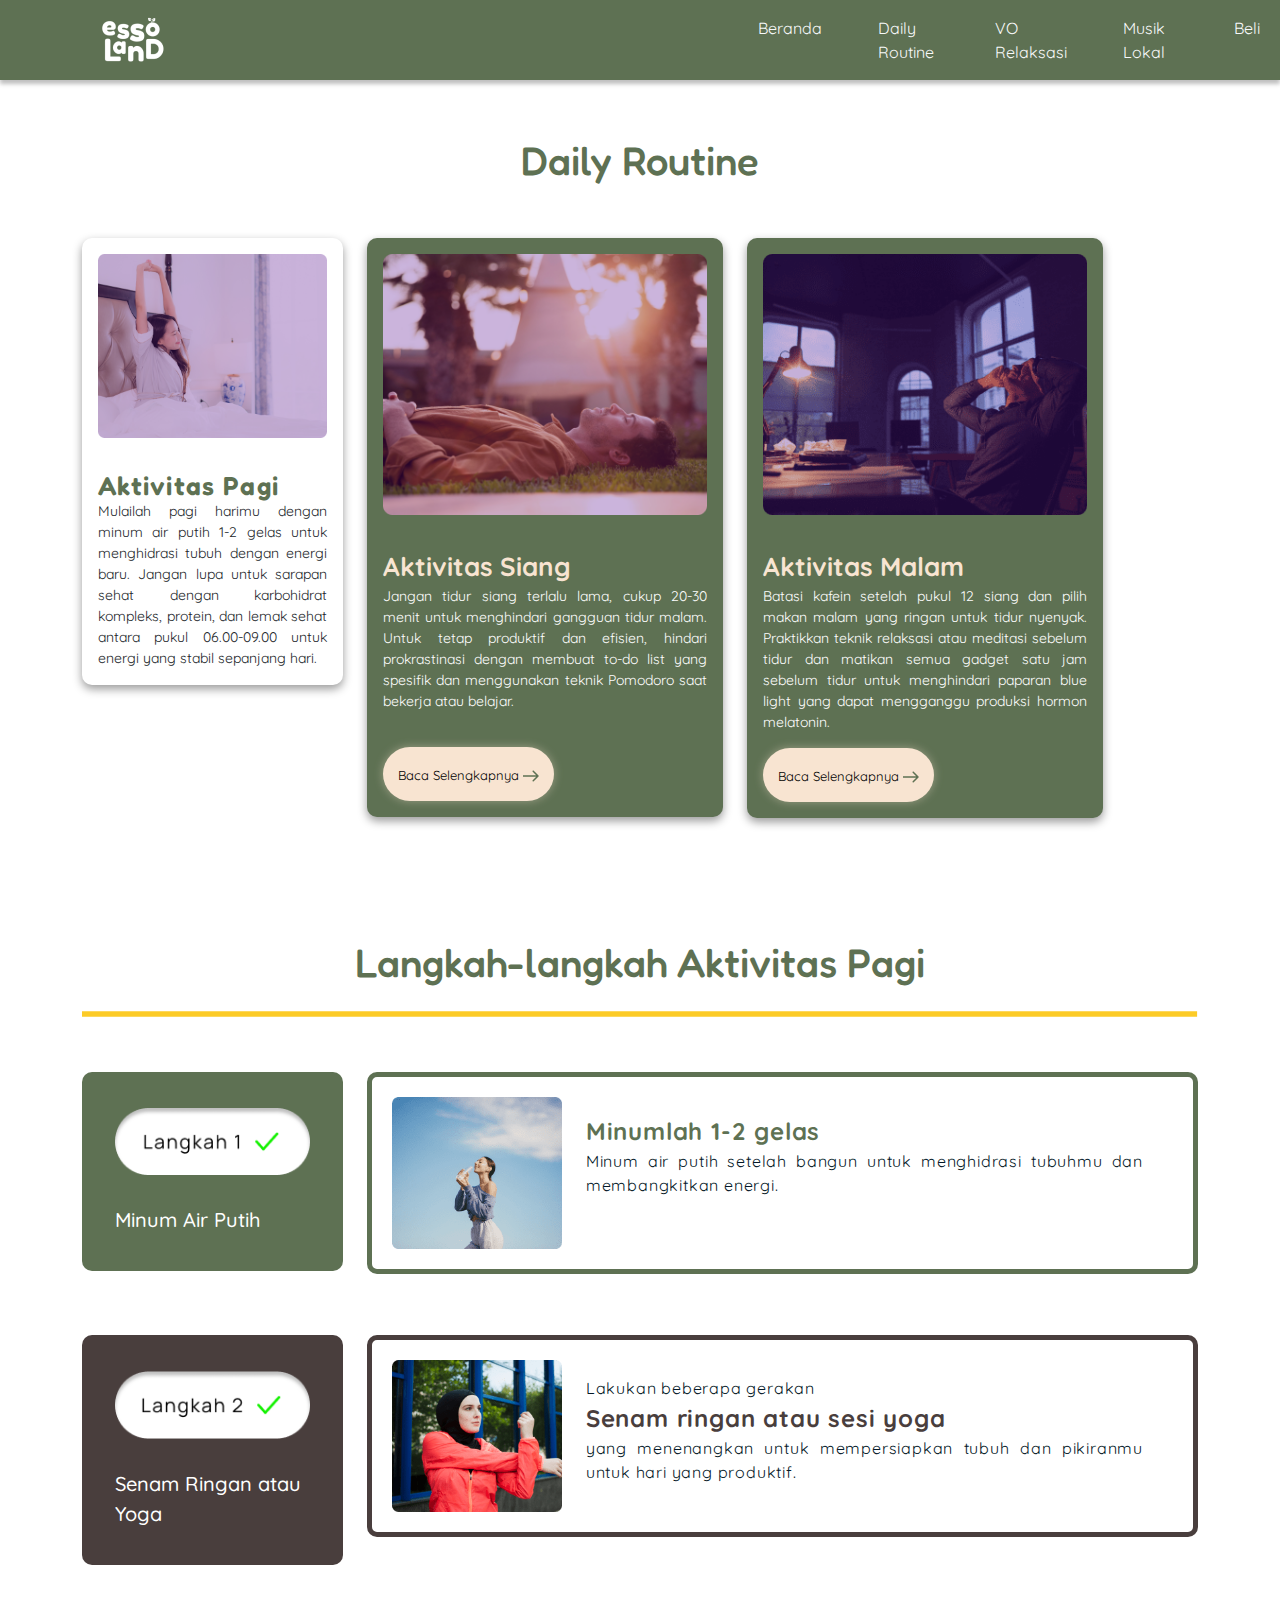
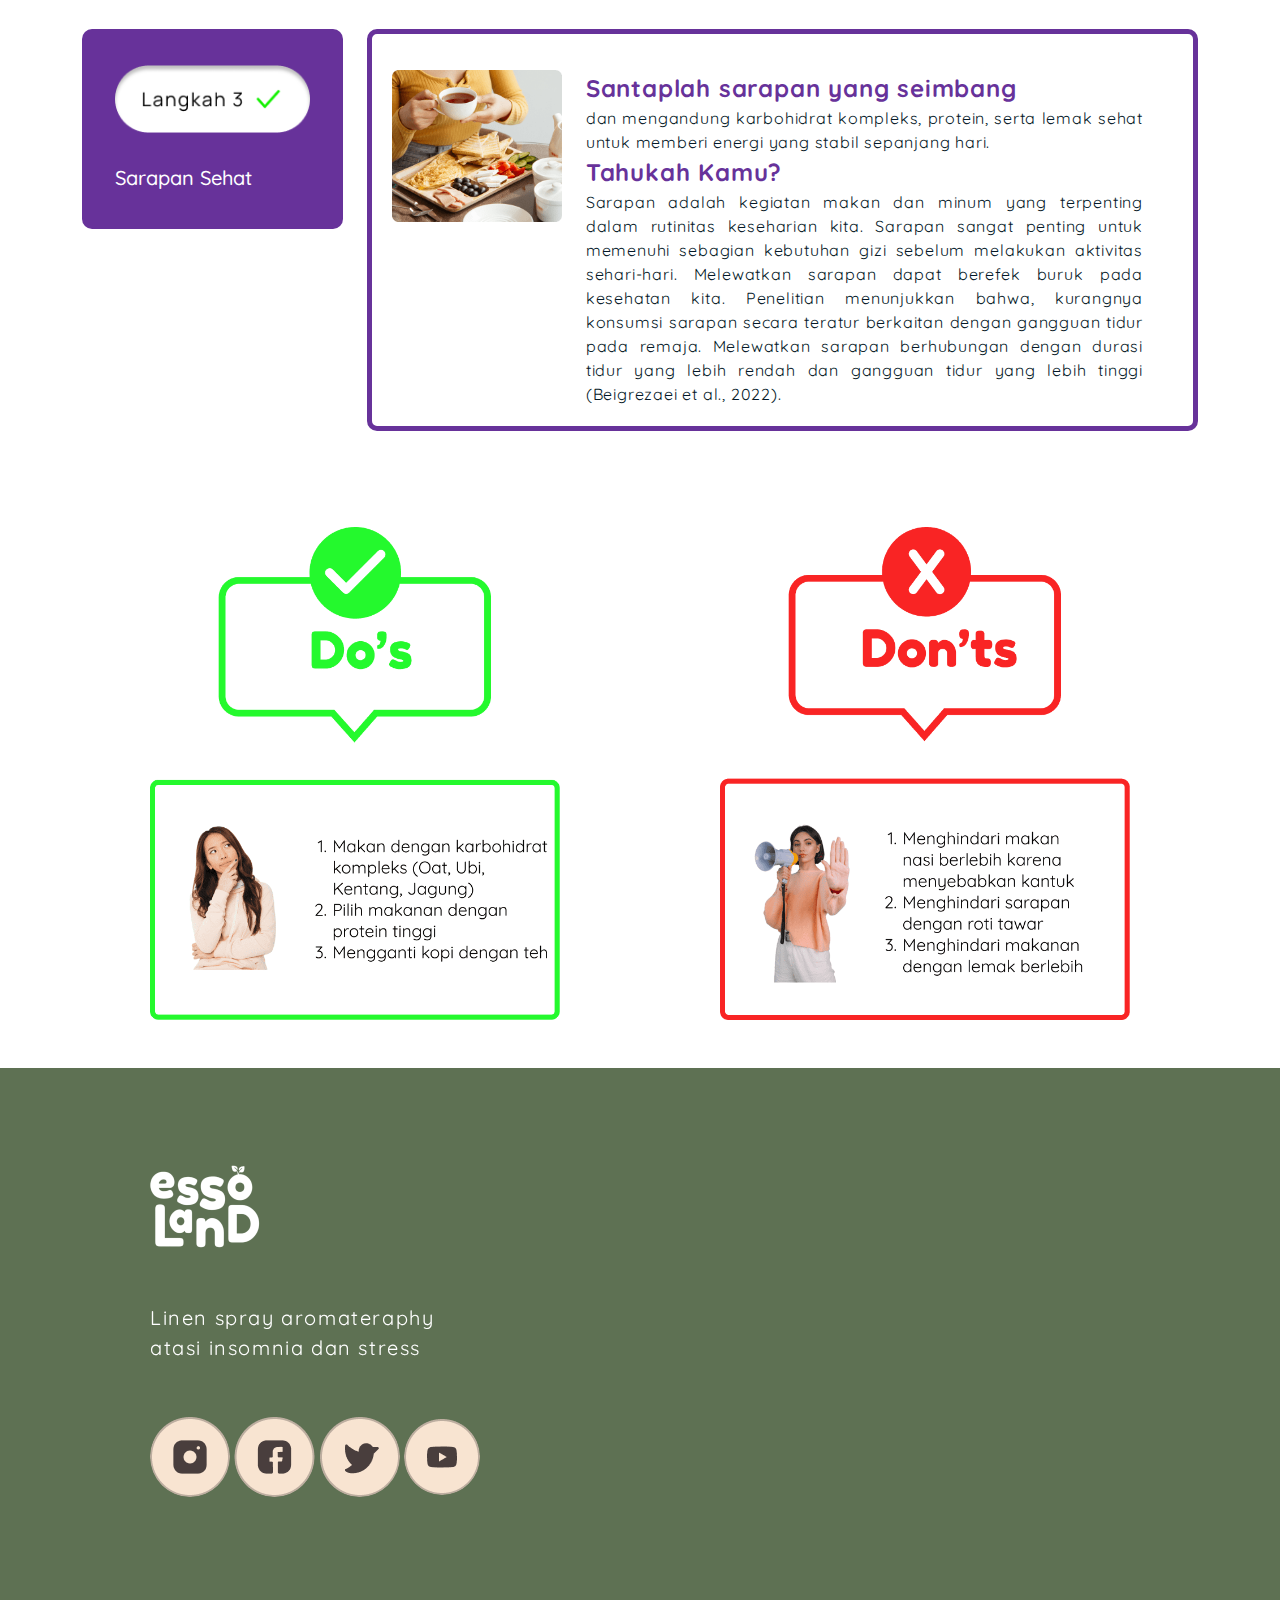
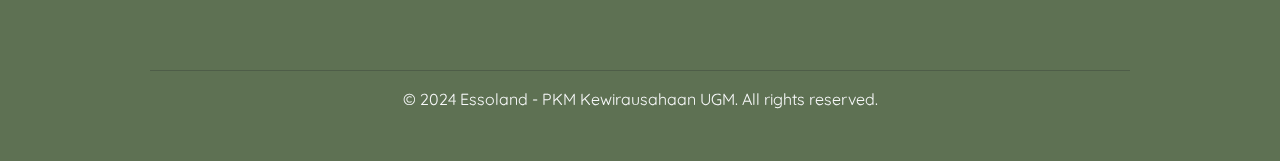
<file: daily_routine-pagi.html>
<!doctype html>
<html lang="en">

<head>
    <meta charset="utf-8">
    <meta name="viewport" content="width=device-width, initial-scale=1">
    <title>Daily Routine Pagi</title>
    <link href="https://cdn.jsdelivr.net/npm/bootstrap@5.3.3/dist/css/bootstrap.min.css" rel="stylesheet"
        integrity="sha384-QWTKZyjpPEjISv5WaRU9OFeRpok6YctnYmDr5pNlyT2bRjXh0JMhjY6hW+ALEwIH" crossorigin="anonymous">
    <link rel="stylesheet" href="assets/css/styles.css">

    <link rel="preconnect" href="https://fonts.googleapis.com">
    <link rel="preconnect" href="https://fonts.gstatic.com" crossorigin>
    <link
        href="https://fonts.googleapis.com/css2?family=Fredoka:wght@300..700&family=Quicksand:wght@300..700&display=swap"
        rel="stylesheet">
</head>

<body>
    <nav class="navbar navbar-expand-lg" style="background: var(--Primary-5E7153, #5E7153);
                    box-shadow: 0px 4px 4px 0px rgba(0, 0, 0, 0.25);">
        <div class="container-fluid">
            <a class="navbar-brand" href="index.html">
                <img src="assets/img/logo.png" alt="">
            </a>
            <button class="navbar-toggler" type="button" data-bs-toggle="collapse"
                data-bs-target="#navbarSupportedContent" aria-controls="navbarSupportedContent" aria-expanded="false"
                aria-label="Toggle navigation">
                <span class="navbar-toggler-icon"></span>
            </button>
            <div class="collapse navbar-collapse" id="navbarSupportedContent">
                <ul class="navbar-nav me-auto mb-2 mb-lg-0">
                    <li class="nav-item">
                        <a class="nav-link text-light active" aria-current="page" href="index.html">Beranda</a>
                    </li>
                    <li class="nav-item">
                        <a class="nav-link text-light" href="#">Daily Routine</a>
                    </li>
                    <li class="nav-item">
                        <a class="nav-link text-light" href="index.html">VO Relaksasi</a>
                    </li>
                    <li class="nav-item">
                        <a class="nav-link text-light" href="index.html">Musik Lokal</a>
                    </li>
                    <li class="nav-item">
                        <a class="nav-link text-light" href="index.html">Beli</a>
                    </li>
                </ul>
            </div>
        </div>
    </nav>
    <!-- header -->
    <section id="main" class="main">
        <div class="container">
            <div class="daily pb-5">
                <div class="title text-center pb-5" style="margin-top: 80px;">Daily Routine</div>
                <div class="row">
                    <div class="col-md-3 mb-3">
                        <div class="card" style="background: white;">
                            <img src="assets/img/daily/pagi.png" class="card-img-top p-3" alt="...">
                            <div class="card-body">
                                <div class="subtitle" style="color: var(--Primary-5E7153, #5E7153);">
                                    Aktivitas Pagi</div>
                                <div style="font-size: 14px;font-weight: 400;text-align: justify;">
                                    Mulailah pagi harimu dengan minum air putih 1-2 gelas untuk menghidrasi tubuh dengan
                                    energi baru. Jangan lupa untuk sarapan sehat dengan karbohidrat kompleks, protein,
                                    dan lemak sehat antara pukul 06.00-09.00 untuk energi yang stabil sepanjang hari.
                                </div>
                            </div>
                        </div>
                    </div>
                    <div class="col-md-4 mb-3">
                        <div class="card">
                            <img src="assets/img/daily/siang.png" class="card-img-top p-3" alt="...">
                            <div class="card-body">
                                <div style="color: var(--Secondary-F8E4D1, #F8E4D1);font-size: 26px;font-weight: 700;">
                                    Aktivitas Siang</div>
                                <div
                                    style="font-size: 14px;font-weight: 400;text-align: justify; color: white; margin-bottom: 35px;">
                                    Jangan tidur siang terlalu lama, cukup 20-30 menit untuk menghindari gangguan tidur
                                    malam. Untuk tetap produktif dan efisien, hindari prokrastinasi dengan membuat to-do
                                    list yang spesifik dan menggunakan teknik Pomodoro saat bekerja atau belajar.
                                </div>
                                <a href="daily_routine-siang.html" class="text-decoration-none">
                                    <button class="button" style="background: var(--Secondary-F8E4D1, #F8E4D1);
                                                box-shadow: 0px 0px 10px 0px rgba(248, 228, 209, 0.40);">
                                        <span style="font-size: 13px;">Baca Selengkapnya</span>
                                        <svg xmlns="http://www.w3.org/2000/svg" width="16" height="16"
                                            viewBox="0 0 16 16" fill="none">
                                            <path
                                                d="M15.5303 8.53051C15.8232 8.23762 15.8232 7.76275 15.5303 7.46985L10.7574 2.69682C10.4645 2.40393 9.98965 2.40392 9.69676 2.69681C9.40386 2.9897 9.40386 3.46457 9.69675 3.75747L13.9393 8.00016L9.69665 12.2428C9.40375 12.5356 9.40375 13.0105 9.69664 13.3034C9.98953 13.5963 10.4644 13.5963 10.7573 13.3034L15.5303 8.53051ZM-8.63167e-06 8.75L15 8.75017L15 7.25017L8.63167e-06 7.25L-8.63167e-06 8.75Z"
                                                fill="#5E7153" />
                                        </svg>
                                    </button>
                                </a>
                            </div>
                        </div>
                    </div>

                    <div class="col-md-4 mb-3">
                        <div class="card">
                            <img src="assets/img/daily/malam.png" class="card-img-top p-3" alt="...">
                            <div class="card-body">
                                <div style="color: var(--Secondary-F8E4D1, #F8E4D1);font-size: 26px;font-weight: 700;">
                                    Aktivitas Malam</div>
                                <div
                                    style="font-size: 14px;font-weight: 400;text-align: justify; color: white; margin-bottom: 15px;">
                                    Batasi kafein setelah pukul 12 siang dan pilih makan malam yang ringan untuk tidur
                                    nyenyak. Praktikkan teknik relaksasi atau meditasi sebelum tidur dan matikan semua
                                    gadget satu jam sebelum tidur untuk menghindari paparan blue light yang dapat
                                    mengganggu produksi hormon melatonin.
                                </div>
                                <a href="daily_routine-malam.html" class="text-decoration-none">
                                    <button class="button" style="background: var(--Secondary-F8E4D1, #F8E4D1);
                                                box-shadow: 0px 0px 10px 0px rgba(248, 228, 209, 0.40);">
                                        <span style="font-size: 13px;">Baca Selengkapnya</span>
                                        <svg xmlns="http://www.w3.org/2000/svg" width="16" height="16"
                                            viewBox="0 0 16 16" fill="none">
                                            <path
                                                d="M15.5303 8.53051C15.8232 8.23762 15.8232 7.76275 15.5303 7.46985L10.7574 2.69682C10.4645 2.40393 9.98965 2.40392 9.69676 2.69681C9.40386 2.9897 9.40386 3.46457 9.69675 3.75747L13.9393 8.00016L9.69665 12.2428C9.40375 12.5356 9.40375 13.0105 9.69664 13.3034C9.98953 13.5963 10.4644 13.5963 10.7573 13.3034L15.5303 8.53051ZM-8.63167e-06 8.75L15 8.75017L15 7.25017L8.63167e-06 7.25L-8.63167e-06 8.75Z"
                                                fill="#5E7153" />
                                        </svg>
                                    </button>
                                </a>
                            </div>
                        </div>
                    </div>
                </div>
            </div>

            <div class="langkah">
                <div class="title text-center pb-2">Langkah-langkah Aktivitas Pagi</div>
                <svg xmlns="http://www.w3.org/2000/svg" width="100%" height="8" viewBox="0 0 1219 6" fill="none">
                    <path d="M0 3H1218.02" stroke="#FCCB27" stroke-width="6" />
                </svg>
                <div class="row mt-5 pb-5">
                    <div class="col-md-3 mb-3">
                        <div class="kotak-kiri" style="background: var(--Primary-5E7153, #5E7153);">
                            <img src="assets/img/daily/langkah1.png" alt="" class="img-fluid">
                            <div style="color: var(--White, #FFF);font-size: 20px;font-weight: 500; margin-top: 30px;">
                                Minum Air Putih</div>
                        </div>
                    </div>
                    <div class="col-md-9">
                        <div class="kotak-kanan langkah-1" style="border: 5px solid var(--Primary-5E7153, #5E7153)">
                            <div class="row">
                                <div class="col-md-3">
                                    <img src="assets/img/daily/minum.png" alt="" class="img-langkah img-fluid">
                                </div>
                                <div class="col-md-9 mt-3">
                                    <div style="color: var(--Monochrome-Primary, #041827);
                                    font-size: 16px;
                                    font-weight: 400;
                                    letter-spacing: 0.8px;  text-align: justify;">
                                        <span style="color: var(--Primary-5E7153, #5E7153);
                                    font-size: 24px;
                                    font-weight: 700; ">Minumlah 1-2 gelas  </span><br>
                                        Minum air putih setelah bangun untuk menghidrasi tubuhmu dan membangkitkan
                                        energi.
                                    </div>
                                </div>
                            </div>
                        </div>
                    </div>
                </div>

                <div class="row pb-5">
                    <div class="col-md-3 mb-3">
                        <div class="kotak-kiri" style="background: var(--Primary-493E3D, #493E3D);">
                            <img src="assets/img/daily/langkah2.png" alt="" class="img-fluid">
                            <div style="color: var(--White, #FFF);font-size: 20px;font-weight: 500; margin-top: 30px;">
                                Senam Ringan atau Yoga</div>
                        </div>
                    </div>
                    <div class="col-md-9">
                        <div class="kotak-kanan langkah-2" style="border: 5px solid var(--Primary-493E3D, #493E3D);">
                            <div class="row">
                                <div class="col-md-3">
                                    <img src="assets/img/daily/senam.png" alt="" class="img-langkah img-fluid">
                                </div>
                                <div class="col-md-9 mt-3">
                                    <div style="color: var(--Monochrome-Primary, #041827);
                                    font-size: 16px;
                                    font-weight: 400;
                                    letter-spacing: 0.8px; text-align: justify;">Lakukan beberapa gerakan <br>
                                        <span style="color: var(--Primary-493E3D, #493E3D);
                                    font-size: 24px;
                                    font-weight: 700;">Senam ringan atau sesi yoga </span><br>
                                        yang menenangkan untuk mempersiapkan tubuh dan pikiranmu untuk hari yang
                                        produktif.
                                    </div>
                                </div>
                            </div>
                        </div>
                    </div>
                </div>

                <div class="row pb-5">
                    <div class="col-md-3 mb-3">
                        <div class="kotak-kiri" style="background: var(--Primary-67329A, #67329A);">
                            <img src="assets/img/daily/langkah3.png" alt="" class="img-fluid">
                            <div style="color: var(--White, #FFF);font-size: 20px;font-weight: 500; margin-top: 30px;">
                                Sarapan Sehat</div>
                        </div>
                    </div>
                    <div class="col-md-9">
                        <div class="kotak-kanan langkah-3" style="border: 5px solid var(--Primary-67329A, #67329A);">
                            <div class="row">
                                <div class="col-md-3 mt-3">
                                    <img src="assets/img/daily/sarapan.png" alt="" class="img-langkah img-fluid">
                                </div>
                                <div class="col-md-9 mt-3">
                                    <div style="color: var(--Monochrome-Primary, #041827);
                                    font-size: 16px;
                                    font-weight: 400;
                                    letter-spacing: 0.8px;  text-align: justify;">
                                        <span style="color: var(--Primary-67329A, #67329A);
                                    font-size: 24px;
                                    font-weight: 700;">Santaplah sarapan yang seimbang </span><br>
                                        dan mengandung karbohidrat kompleks, protein, serta lemak sehat untuk memberi
                                        energi yang stabil sepanjang hari.
                                        <br>
                                        <span style="color: var(--Primary-67329A, #67329A);
                                    font-size: 24px;
                                    font-weight: 700;">Tahukah Kamu?</span><br>
                                        Sarapan adalah kegiatan makan dan minum yang terpenting dalam rutinitas
                                        keseharian kita. Sarapan sangat penting untuk memenuhi sebagian kebutuhan gizi
                                        sebelum melakukan aktivitas sehari-hari. Melewatkan sarapan dapat berefek buruk
                                        pada kesehatan kita. Penelitian menunjukkan bahwa, kurangnya konsumsi sarapan
                                        secara teratur berkaitan dengan gangguan tidur pada remaja. Melewatkan sarapan
                                        berhubungan dengan durasi tidur yang lebih rendah dan gangguan tidur yang lebih
                                        tinggi (Beigrezaei et al., 2022).
                                    </div>
                                </div>
                            </div>
                        </div>
                    </div>
                </div>
            </div>
            <div class="do pb-5">
                <div class="row">
                    <div class="col-md-6 d-flex justify-content-center mt-5">
                        <img src="assets/img/daily/do-pagi.png" alt="" class="img-daily">
                    </div>
                    <div class="col-md-6 d-flex justify-content-center mt-5">
                        <img src="assets/img/daily/dont-pagi.png" alt="" class="img-daily">
                    </div>
                </div>
            </div>
        </div>
    </section>

    <footer>
        <div class="row">
            <div class="col-md-6 scroll4"><img src="assets/img/logo-footer.png" alt="logo Essoland">
                <div class="footer-deskripsi ">Linen spray aromateraphy <br> atasi insomnia dan stress</div>
                <div>
                    <a href="https://www.instagram.com/pkmkugm_essoland/" style="text-decoration: none;">
                        <img src="assets/img/sosmed/ig.png" alt="icon instagram" class="social-icons">
                    </a>
                    <a href="https://www.facebook.com/people/Essoland/61559203672269/" style="text-decoration: none;">
                        <img src="assets/img/sosmed/fb.png" alt="icon facebook" class="social-icons">
                    </a>
                    <a href="https://x.com/essoland" style="text-decoration: none;">
                        <img src="assets/img/sosmed/twitter.png" alt="icon twitter" class="social-icons">
                    </a>
                    <a href="www.youtube.com/@pkmkugm_essoland" style="text-decoration: none;">
                        <img src="assets/img/sosmed/yt.png" alt="icon youtube" class="social-icons">
                    </a>
                </div>
            </div>
            <div class="col-md-6 scroll3">
                <iframe
                    src="https://www.google.com/maps/embed?pb=!1m18!1m12!1m3!1d3953.1722085714887!2d110.37282907583202!3d-7.771556257077487!2m3!1f0!2f0!3f0!3m2!1i1024!2i768!4f13.1!3m3!1m2!1s0x2e7a59b2d4729729%3A0xac4d7b5fcf34f8e4!2sUniversitas%20Gadjah%20Mada!5e0!3m2!1sid!2sid!4v1720271519101!5m2!1sid!2sid"
                    style="border:0;" allowfullscreen="" loading="lazy" class="maps"
                    referrerpolicy="no-referrer-when-downgrade">
                </iframe>
            </div>
        </div>
        <hr>
        <div class="text-center scroll2 text-light">
            © 2024 Essoland - PKM Kewirausahaan UGM. All rights reserved.
        </div>
    </footer>

    <script src="https://cdn.jsdelivr.net/npm/bootstrap@5.3.3/dist/js/bootstrap.bundle.min.js"
        integrity="sha384-YvpcrYf0tY3lHB60NNkmXc5s9fDVZLESaAA55NDzOxhy9GkcIdslK1eN7N6jIeHz" crossorigin="anonymous">
    </script>
</body>

</html>
</file>
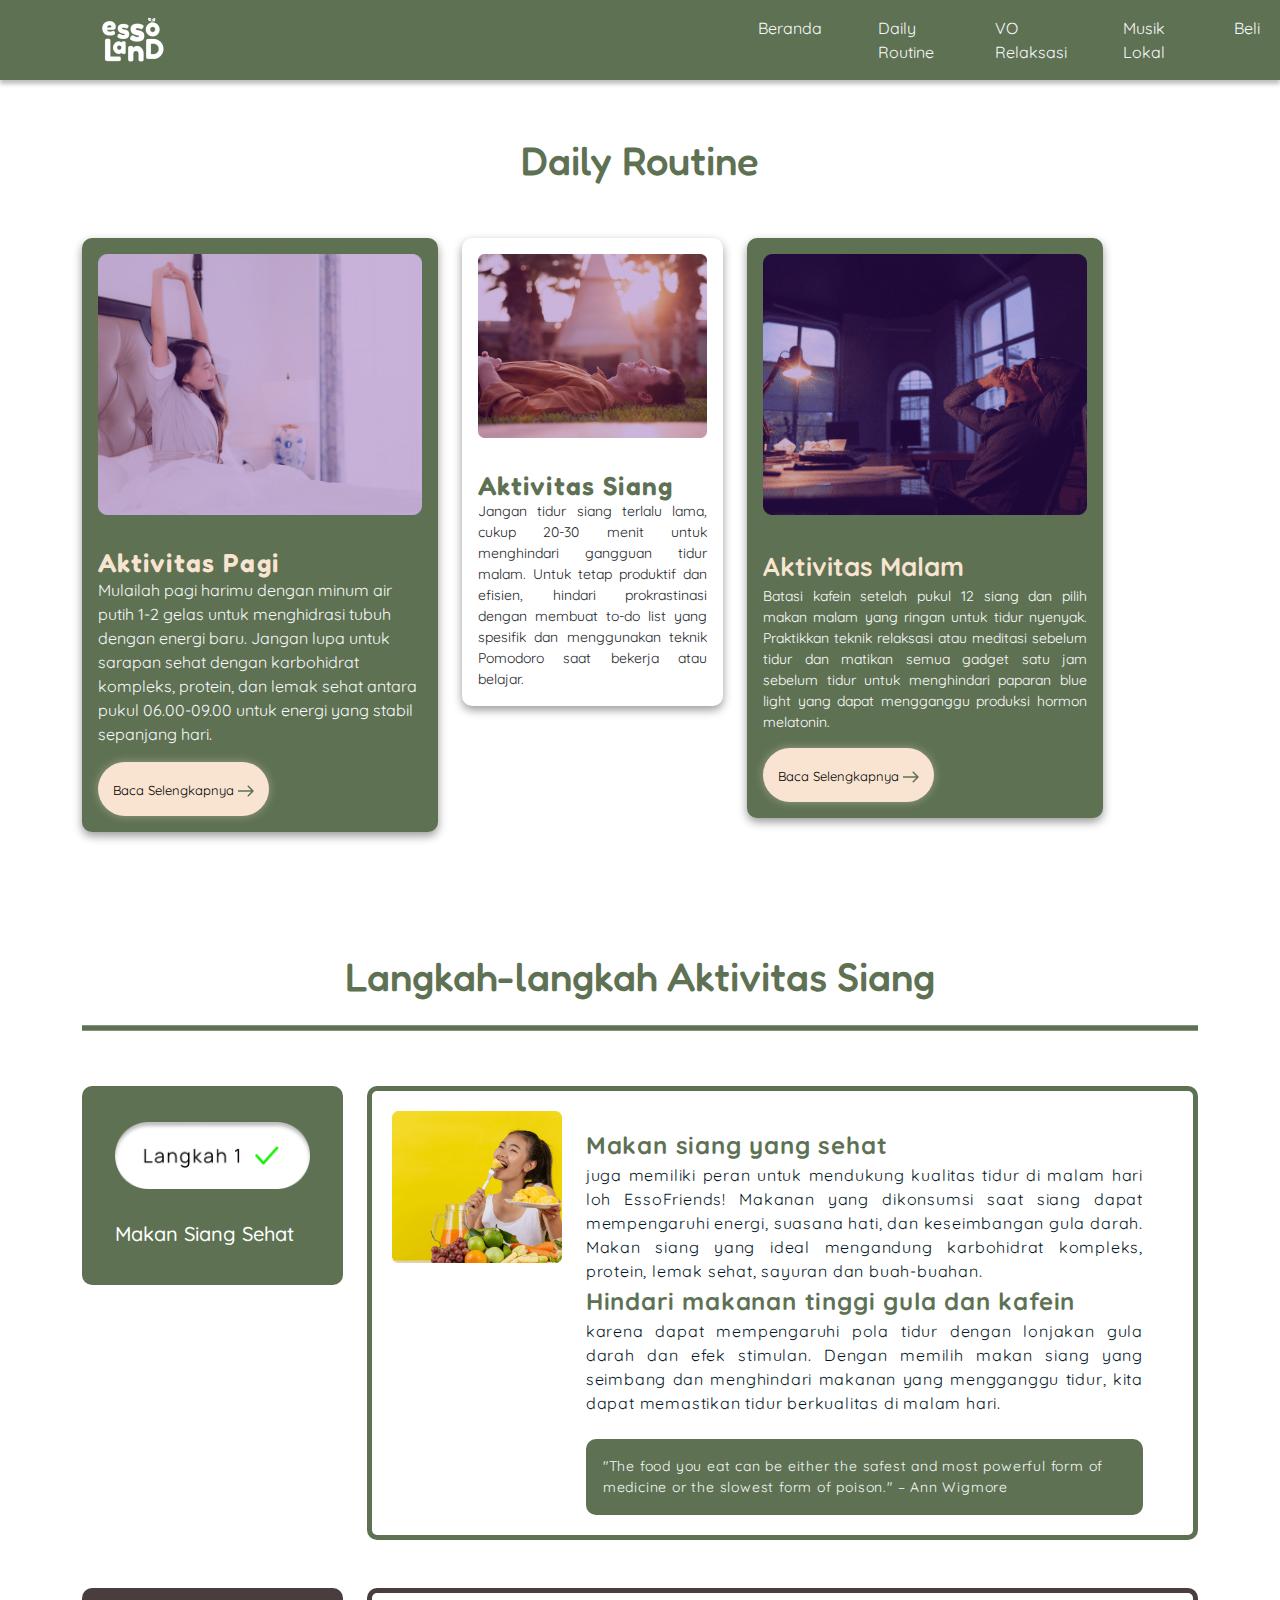
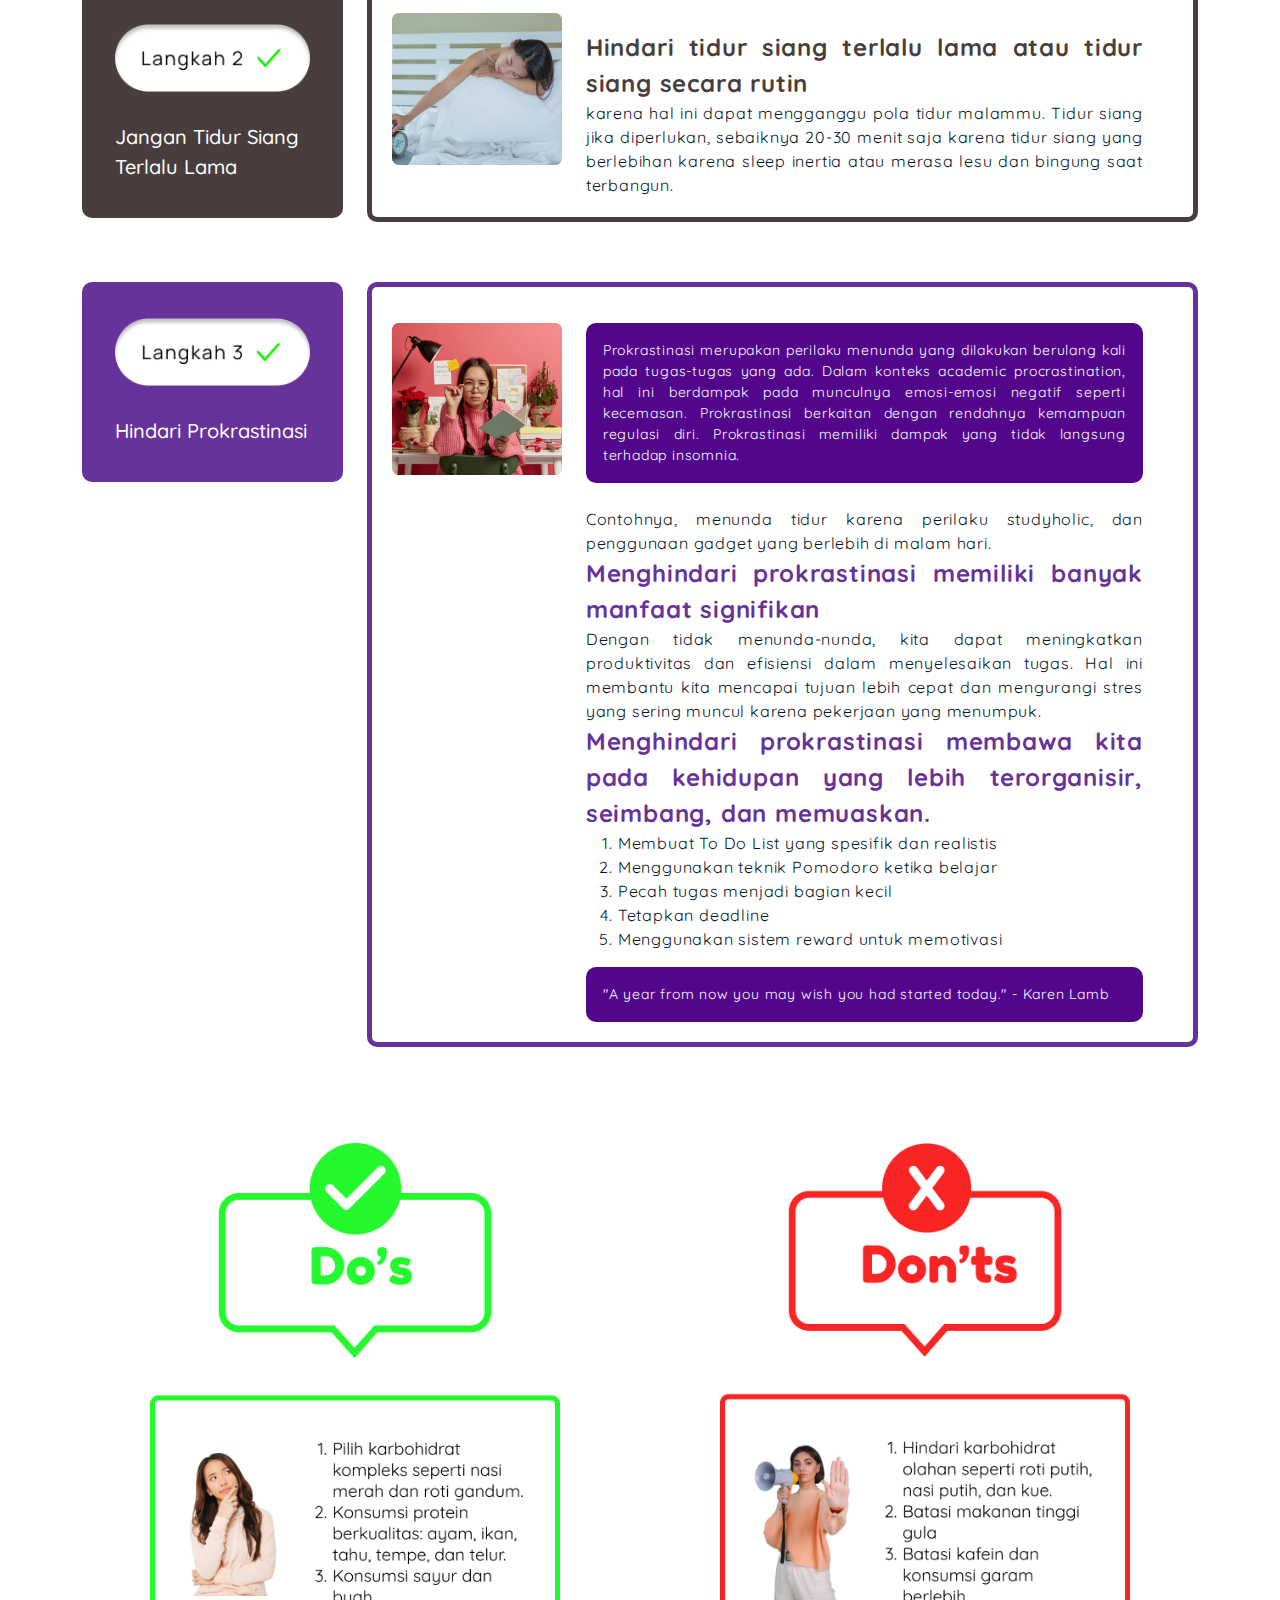
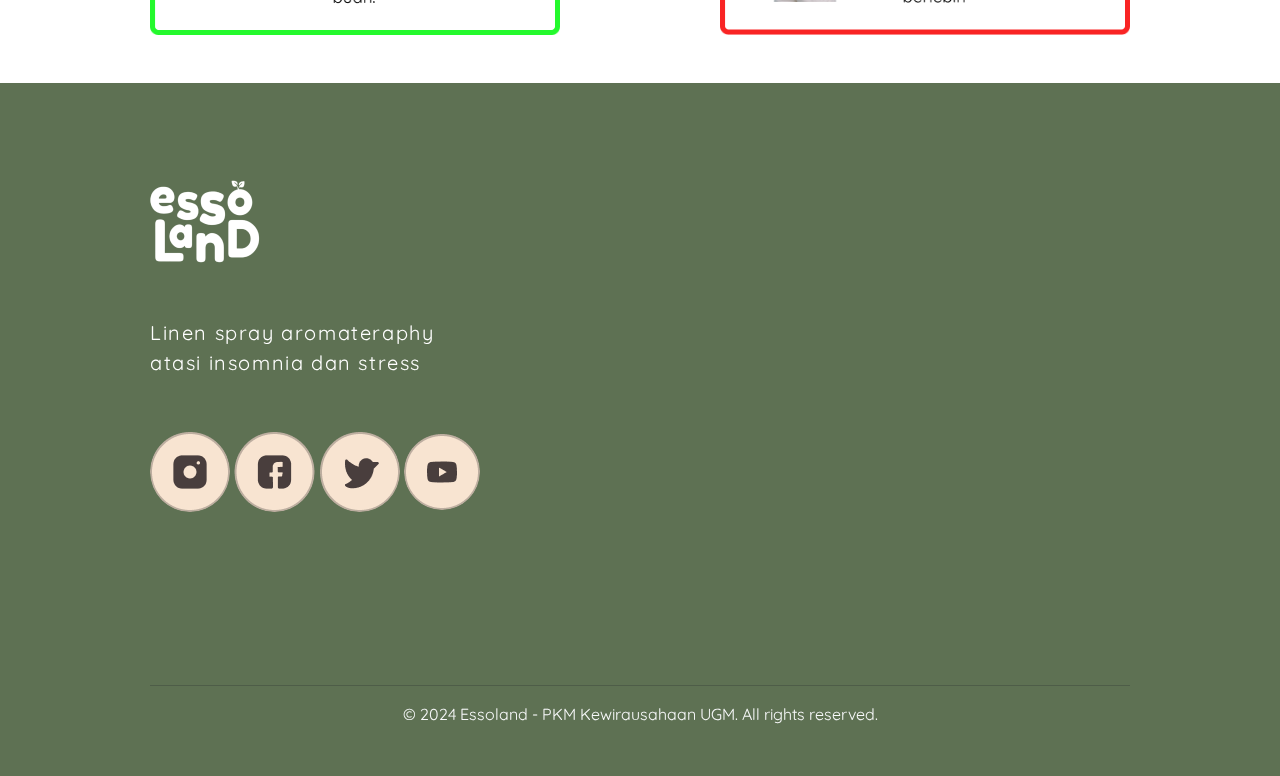
<file: daily_routine-siang.html>
<!doctype html>
<html lang="en">

<head>
    <meta charset="utf-8">
    <meta name="viewport" content="width=device-width, initial-scale=1">
    <title>Daily Routine Siang</title>
    <link href="https://cdn.jsdelivr.net/npm/bootstrap@5.3.3/dist/css/bootstrap.min.css" rel="stylesheet"
        integrity="sha384-QWTKZyjpPEjISv5WaRU9OFeRpok6YctnYmDr5pNlyT2bRjXh0JMhjY6hW+ALEwIH" crossorigin="anonymous">
    <link rel="stylesheet" href="assets/css/styles.css">

    <link rel="preconnect" href="https://fonts.googleapis.com">
    <link rel="preconnect" href="https://fonts.gstatic.com" crossorigin>
    <link
        href="https://fonts.googleapis.com/css2?family=Fredoka:wght@300..700&family=Quicksand:wght@300..700&display=swap"
        rel="stylesheet">
</head>

<body>
    <nav class="navbar navbar-expand-lg" style="background: var(--Primary-5E7153, #5E7153);
                    box-shadow: 0px 4px 4px 0px rgba(0, 0, 0, 0.25);">
        <div class="container-fluid">
            <a class="navbar-brand" href="index.html">
                <img src="assets/img/logo.png" alt="Logo Essoland">
            </a>
            <button class="navbar-toggler" type="button" data-bs-toggle="collapse"
                data-bs-target="#navbarSupportedContent" aria-controls="navbarSupportedContent" aria-expanded="false"
                aria-label="Toggle navigation">
                <span class="navbar-toggler-icon"></span>
            </button>
            <div class="collapse navbar-collapse" id="navbarSupportedContent">
                <ul class="navbar-nav me-auto mb-2 mb-lg-0">
                    <li class="nav-item">
                        <a class="nav-link text-light active" aria-current="page" href="index.html">Beranda</a>
                    </li>
                    <li class="nav-item">
                        <a class="nav-link text-light" href="#">Daily Routine</a>
                    </li>
                    <li class="nav-item">
                        <a class="nav-link text-light" href="index.html#vo">VO Relaksasi</a>
                    </li>
                    <li class="nav-item">
                        <a class="nav-link text-light" href="index.html#musik">Musik Lokal</a>
                    </li>
                    <li class="nav-item">
                        <a class="nav-link text-light" href="index.html#shop">Beli</a>
                    </li>
                </ul>
            </div>
        </div>
    </nav>
    <!-- header -->
    <section id="main" class="main">
        <div class="container">
            <div class="daily pb-5">
                <div class="title text-center pb-5 scroll1" style="margin-top: 80px;">Daily Routine</div>
                <div class="row">
                    <div class="col-md-4 mb-3 scroll4" style="background: none;">
                        <div class="card">
                            <img src="assets/img/daily/pagi.png" class="card-img-top p-3" alt="Gambaran Aktivitas Pagi">
                            <div class="card-body">
                                <div class="subtitle">
                                    Aktivitas Pagi</div>
                                <div class="text-light mb-3">
                                    Mulailah pagi harimu dengan minum air putih 1-2 gelas untuk menghidrasi tubuh dengan
                                    energi baru. Jangan lupa untuk sarapan sehat dengan karbohidrat kompleks, protein,
                                    dan lemak sehat antara pukul 06.00-09.00 untuk energi yang stabil sepanjang hari.
                                </div>
                                <a href="daily_routine-pagi.html" class="text-decoration-none">
                                    <button class="button" style="background: var(--Secondary-F8E4D1, #F8E4D1);
                                                box-shadow: 0px 0px 10px 0px rgba(248, 228, 209, 0.40);">
                                        <span style="font-size: 13px;">Baca Selengkapnya</span>
                                        <svg xmlns="http://www.w3.org/2000/svg" width="16" height="16"
                                            viewBox="0 0 16 16" fill="none">
                                            <path
                                                d="M15.5303 8.53051C15.8232 8.23762 15.8232 7.76275 15.5303 7.46985L10.7574 2.69682C10.4645 2.40393 9.98965 2.40392 9.69676 2.69681C9.40386 2.9897 9.40386 3.46457 9.69675 3.75747L13.9393 8.00016L9.69665 12.2428C9.40375 12.5356 9.40375 13.0105 9.69664 13.3034C9.98953 13.5963 10.4644 13.5963 10.7573 13.3034L15.5303 8.53051ZM-8.63167e-06 8.75L15 8.75017L15 7.25017L8.63167e-06 7.25L-8.63167e-06 8.75Z"
                                                fill="#5E7153" />
                                        </svg>
                                    </button>
                                </a>
                            </div>
                        </div>
                    </div>
                    <div class="col-md-3 mb-3 scroll2" style="background: none;">
                        <div class="card" style="background: white;">
                            <img src="assets/img/daily/siang.png" class="card-img-top p-3" alt="Gambaran Aktivitas Pagi">
                            <div class="card-body">
                                <div class="subtitle" style="color: var(--Primary-5E7153, #5E7153);">
                                    Aktivitas Siang</div>
                                <div style="font-size: 14px;font-weight: 400;text-align: justify;">
                                    Jangan tidur siang terlalu lama, cukup 20-30 menit untuk menghindari gangguan tidur
                                    malam. Untuk tetap produktif dan efisien, hindari prokrastinasi dengan membuat to-do
                                    list yang spesifik dan menggunakan teknik Pomodoro saat bekerja atau belajar.
                                </div>
                            </div>
                        </div>
                    </div>
                    <div class="col-md-4 mb-3 scroll3" style="background: none;">
                        <div class="card">
                            <img src="assets/img/daily/malam.png" class="card-img-top p-3"
                                alt="Gambaran Aktivitas Malam">
                            <div class="card-body">
                                <div style="color: var(--Secondary-F8E4D1, #F8E4D1);font-size: 26px;font-weight: 700;">
                                    Aktivitas Malam</div>
                                <div
                                    style="font-size: 14px;font-weight: 400;text-align: justify; color: white; margin-bottom: 15px;">
                                    Batasi kafein setelah pukul 12 siang dan pilih makan malam yang ringan untuk tidur
                                    nyenyak. Praktikkan teknik relaksasi atau meditasi sebelum tidur dan matikan semua
                                    gadget satu jam sebelum tidur untuk menghindari paparan blue light yang dapat
                                    mengganggu produksi hormon melatonin.
                                </div>
                                <a href="daily_routine-malam.html" class="text-decoration-none">
                                    <button class="button" style="background: var(--Secondary-F8E4D1, #F8E4D1);
                                                box-shadow: 0px 0px 10px 0px rgba(248, 228, 209, 0.40);">
                                        <span style="font-size: 13px;">Baca Selengkapnya</span>
                                        <svg xmlns="http://www.w3.org/2000/svg" width="16" height="16"
                                            viewBox="0 0 16 16" fill="none">
                                            <path
                                                d="M15.5303 8.53051C15.8232 8.23762 15.8232 7.76275 15.5303 7.46985L10.7574 2.69682C10.4645 2.40393 9.98965 2.40392 9.69676 2.69681C9.40386 2.9897 9.40386 3.46457 9.69675 3.75747L13.9393 8.00016L9.69665 12.2428C9.40375 12.5356 9.40375 13.0105 9.69664 13.3034C9.98953 13.5963 10.4644 13.5963 10.7573 13.3034L15.5303 8.53051ZM-8.63167e-06 8.75L15 8.75017L15 7.25017L8.63167e-06 7.25L-8.63167e-06 8.75Z"
                                                fill="#5E7153" />
                                        </svg>
                                    </button>
                                </a>
                            </div>
                        </div>
                    </div>
                </div>
            </div>

            <div class="langkah">
                <div class="title text-center pb-2 scroll1">Langkah-langkah Aktivitas Siang</div>
                <svg xmlns="http://www.w3.org/2000/svg" width="100%" height="8" viewBox="0 0 1176 6" fill="none">
                    <path d="M0 3H1176" stroke="#5E7153" stroke-width="6" />
                </svg>
                <div class="row mt-5 pb-5 scroll2">
                    <div class="col-md-3 mb-3">
                        <div class="kotak-kiri" style="background: var(--Primary-5E7153, #5E7153);">
                            <img src="assets/img/daily/langkah1.png" alt="Gambar langkah 1" class="img-fluid">
                            <div style="color: var(--White, #FFF);font-size: 20px;font-weight: 500; margin-top: 30px;">
                                Makan Siang Sehat</div>
                        </div>
                    </div>
                    <div class="col-md-9">
                        <div class="kotak-kanan langkah-1" style="border: 5px solid var(--Primary-5E7153, #5E7153)">
                            <div class="row">
                                <div class="col-md-3">
                                    <img src="assets/img/daily/makan-siang-sehat.png" alt=""
                                        class="img-langkah img-fluid">
                                </div>
                                <div class="col-md-9 mt-3">
                                    <div style="color: var(--Monochrome-Primary, #041827);
                                    font-size: 16px;
                                    font-weight: 400;
                                    letter-spacing: 0.8px;  text-align: justify;">
                                        <span style="color: var(--Primary-5E7153, #5E7153);
                                    font-size: 24px;
                                    font-weight: 700; ">Makan siang yang sehat</span><br>
                                        juga memiliki peran untuk mendukung kualitas tidur di malam hari loh
                                        EssoFriends! Makanan yang dikonsumsi saat siang dapat mempengaruhi energi,
                                        suasana hati, dan keseimbangan gula darah. Makan siang yang ideal mengandung
                                        karbohidrat kompleks, protein, lemak sehat, sayuran dan buah-buahan.
                                        <br>
                                        <span style="color: var(--Primary-5E7153, #5E7153);
                                    font-size: 24px;
                                    font-weight: 700; ">Hindari makanan tinggi gula dan kafein</span><br>
                                        karena dapat mempengaruhi pola tidur dengan lonjakan gula darah dan efek
                                        stimulan. Dengan memilih makan siang yang seimbang dan menghindari makanan yang
                                        mengganggu tidur, kita dapat memastikan tidur berkualitas di malam hari.
                                    </div>
                                    <div class="daily-quotes mt-4 text-light"
                                        style="background: var(--Primary-5E7153, #5E7153);">
                                        "The food you eat can be either the safest and most powerful form of
                                        medicine or the slowest form of poison." – Ann Wigmore
                                    </div>
                                </div>
                            </div>
                        </div>
                    </div>
                </div>

                <div class="row pb-5 scroll2">
                    <div class="col-md-3 mb-3">
                        <div class="kotak-kiri" style="background: var(--Primary-493E3D, #493E3D);">
                            <img src="assets/img/daily/langkah2.png" alt="" class="img-fluid">
                            <div style="color: var(--White, #FFF);font-size: 20px;font-weight: 500; margin-top: 30px;">
                                Jangan Tidur Siang Terlalu Lama</div>
                        </div>
                    </div>
                    <div class="col-md-9">
                        <div class="kotak-kanan langkah-2" style="border: 5px solid var(--Primary-493E3D, #493E3D);">
                            <div class="row">
                                <div class="col-md-3">
                                    <img src="assets/img/daily/tidur-siang.png" alt="" class="img-langkah img-fluid">
                                </div>
                                <div class="col-md-9 mt-3">
                                    <div style="color: var(--Monochrome-Primary, #041827);
                                    font-size: 16px;
                                    font-weight: 400;
                                    letter-spacing: 0.8px; text-align: justify;">
                                        <span style="color: var(--Primary-493E3D, #493E3D);
                                    font-size: 24px;
                                    font-weight: 700;">Hindari tidur siang terlalu lama atau tidur siang secara rutin
                                        </span><br>
                                        karena hal ini dapat mengganggu pola tidur malammu. Tidur siang jika diperlukan,
                                        sebaiknya 20-30 menit saja karena tidur siang yang berlebihan karena sleep
                                        inertia atau merasa lesu dan bingung saat terbangun.
                                    </div>
                                </div>
                            </div>
                        </div>
                    </div>
                </div>

                <div class="row pb-5 scroll2">
                    <div class="col-md-3 mb-3">
                        <div class="kotak-kiri" style="background: var(--Primary-67329A, #67329A);">
                            <img src="assets/img/daily/langkah3.png" alt="" class="img-fluid">
                            <div style="color: var(--White, #FFF);font-size: 20px;font-weight: 500; margin-top: 30px;">
                                Hindari Prokrastinasi</div>
                        </div>
                    </div>
                    <div class="col-md-9">
                        <div class="kotak-kanan langkah-3" style="border: 5px solid var(--Primary-67329A, #67329A);">
                            <div class="row">
                                <div class="col-md-3 mt-3">
                                    <img src="assets/img/daily/prokrasinasi.png" alt="" class="img-langkah img-fluid">
                                </div>
                                <div class="col-md-9 mt-3">
                                    <div style="color: var(--Monochrome-Primary, #041827);
                                    font-size: 16px;
                                    font-weight: 400;
                                    letter-spacing: 0.8px;  text-align: justify;">
                                        <div class="daily-quotes" style="background-color:#51068B; color: white;">
                                            Prokrastinasi merupakan perilaku menunda yang dilakukan berulang kali pada
                                            tugas-tugas yang ada. Dalam konteks academic procrastination, hal ini
                                            berdampak
                                            pada munculnya emosi-emosi negatif seperti kecemasan. Prokrastinasi
                                            berkaitan
                                            dengan rendahnya kemampuan regulasi diri. Prokrastinasi memiliki dampak yang
                                            tidak langsung terhadap insomnia.
                                        </div>
                                        <br>
                                        Contohnya, menunda tidur karena perilaku studyholic, dan penggunaan gadget yang
                                        berlebih di malam hari. <br>
                                        <span style="color: var(--Primary-67329A, #67329A);
                                    font-size: 24px;
                                    font-weight: 700;">Menghindari prokrastinasi memiliki banyak manfaat signifikan
                                        </span><br>
                                        Dengan tidak menunda-nunda, kita dapat meningkatkan produktivitas dan efisiensi
                                        dalam menyelesaikan tugas. Hal ini membantu kita mencapai tujuan lebih cepat dan
                                        mengurangi stres yang sering muncul karena pekerjaan yang menumpuk.
                                        <br>
                                        <span style="color: var(--Primary-67329A, #67329A);
                                    font-size: 24px;
                                    font-weight: 700;">Menghindari prokrastinasi membawa kita pada kehidupan yang lebih
                                            terorganisir, seimbang, dan memuaskan.</span><br>
                                        <ol>
                                            <li>Membuat To Do List yang spesifik dan realistis</li>
                                            <li>Menggunakan teknik Pomodoro ketika belajar</li>
                                            <li>Pecah tugas menjadi bagian kecil</li>
                                            <li>Tetapkan deadline</li>
                                            <li>Menggunakan sistem reward untuk memotivasi</li>
                                        </ol>
                                        <div class="daily-quotes" style="background-color:#51068B; color: white;">
                                            "A year from now you may wish you had started today." - Karen Lamb
                                        </div>
                                    </div>
                                </div>
                            </div>
                        </div>
                    </div>
                </div>
            </div>
            <div class="do pb-5">
                <div class="row">
                    <div class="col-md-6 d-flex justify-content-center mt-5 scroll3">
                        <img src="assets/img/daily/do-siang.png" alt="Do Pagi" class="img-daily">
                    </div>
                    <div class="col-md-6 d-flex justify-content-center mt-5 scroll4">
                        <img src="assets/img/daily/dont-siang.png" alt="Dont Siang" class="img-daily">
                    </div>
                </div>
            </div>
        </div>
    </section>

    <footer>
        <div class="row">
            <div class="col-md-6 scroll4"><img src="assets/img/logo-footer.png" alt="logo Essoland">
                <div class="footer-deskripsi ">Linen spray aromateraphy <br> atasi insomnia dan stress</div>
                <div>
                    <a href="https://www.instagram.com/pkmkugm_essoland/" style="text-decoration: none;">
                        <img src="assets/img/sosmed/ig.png" alt="icon instagram" class="social-icons">
                    </a>
                    <a href="https://www.facebook.com/people/Essoland/61559203672269/" style="text-decoration: none;">
                        <img src="assets/img/sosmed/fb.png" alt="icon facebook" class="social-icons">
                    </a>
                    <a href="https://x.com/essoland" style="text-decoration: none;">
                        <img src="assets/img/sosmed/twitter.png" alt="icon twitter" class="social-icons">
                    </a>
                    <a href="www.youtube.com/@pkmkugm_essoland" style="text-decoration: none;">
                        <img src="assets/img/sosmed/yt.png" alt="icon youtube" class="social-icons">
                    </a>
                </div>
            </div>
            <div class="col-md-6 scroll3">
                <iframe
                    src="https://www.google.com/maps/embed?pb=!1m18!1m12!1m3!1d3953.1722085714887!2d110.37282907583202!3d-7.771556257077487!2m3!1f0!2f0!3f0!3m2!1i1024!2i768!4f13.1!3m3!1m2!1s0x2e7a59b2d4729729%3A0xac4d7b5fcf34f8e4!2sUniversitas%20Gadjah%20Mada!5e0!3m2!1sid!2sid!4v1720271519101!5m2!1sid!2sid"
                    style="border:0;" allowfullscreen="" loading="lazy" class="maps"
                    referrerpolicy="no-referrer-when-downgrade">
                </iframe>
            </div>
        </div>
        <hr>
        <div class="text-center scroll2 text-light">
            © 2024 Essoland - PKM Kewirausahaan UGM. All rights reserved.
        </div>
    </footer>

    <script src="https://cdn.jsdelivr.net/npm/bootstrap@5.3.3/dist/js/bootstrap.bundle.min.js"
        integrity="sha384-YvpcrYf0tY3lHB60NNkmXc5s9fDVZLESaAA55NDzOxhy9GkcIdslK1eN7N6jIeHz" crossorigin="anonymous">
    </script>
</body>

</html>
</file>
<file: assets/css/styles.css>
html,
body {
    margin: 0;
    padding: 0;
    font-family: "Quicksand", sans-serif;
    overflow-x: hidden;
}

/* nav  */
.navbar {
    padding-left: 90px;
}

.navbar-brand {
    padding-right: 570px;
}

.navbar-nav {
    gap: 40px;
}

.navbar-nav a:hover {
    font-weight: 600;
}

/* Header */
.header-1 {
    color: #5E7153;
    font-family: "Fredoka";
    font-size: 70px;
    font-weight: 500;
}

.header-2 {
    font-size: 40px;
    color: #5E7153;
    font-family: "Fredoka";
    font-weight: 500;
    margin-top: -20px;
}

.header-p {
    font-size: 24px;
    font-weight: 400;
    letter-spacing: 1.92px;
    margin-top: 10px;
}

.button {
    padding: 15px;
    border-radius: 50px;
    border: none;
    cursor: pointer;
    transition: background 0.3s ease, transform 0.3s ease, box-shadow 0.3s ease;
}

.button:hover {
    transform: scale(1.1);
    box-shadow: 0 10px 20px rgba(0, 0, 0, 0.2);
}

.button-varian {
    padding: 7px 20px;
    border-radius: 30px;
    border: none;
    cursor: pointer;
    transition: background 0.3s ease, transform 0.3s ease, box-shadow 0.3s ease;
}

.button-varian:hover {
    transform: scale(1.1);
    box-shadow: 0 10px 20px rgba(0, 0, 0, 0.2);
}

.martop-varian {
    margin-top: -50px;
}

.varian,
.vo,
.daily,
.shop,
.musik {
    margin-top: 100px;
}

.button-varian svg {
    transition: transform 0.3s ease;
}

.button-varian:hover svg {
    transform: rotate(360deg);
}

.col-md-4 {
    transition: transform 0.3s ease, background-color 0.3s ease;
    padding-bottom: 50px;
    margin-bottom: 30px;
}

.col-md-4:hover {
    transform: translateY(-10px);
    background-color: rgba(94, 113, 83, 0.1);
}

.wrapper-img {
    overflow: hidden;
    position: relative;
    top: 50% !important;
    left: 50%;
    transform: translate(-50%, 0%);
    width: 30%;
}

.image-header {
    width: 100%;
    height: 100%;
    object-fit: cover;
}

.box {
    background: white;
    opacity: 1;
    position: absolute;
    top: 0;
    bottom: 0;
    right: 0;
    left: 0;
    z-index: 2;
}

/* loader  */
.wrapper {
    position: fixed;
    width: 100%;
    height: 100vh;
    background: #5E7153;
    z-index: 2;
}

.loader {
    position: fixed;
    top: 50%;
    left: 50%;
    transform: translate(-50%, -50%);
    width: 250px;
    height: auto;
    z-index: 2;
}

/* About  */
.title {
    color: #5E7153;
    font-family: "Fredoka";
    font-size: 40px;
    font-weight: 500;
}

.text {
    color: var(--Monochrome-Primary, #041827);
    font-size: 20px;
    font-weight: 400;
    letter-spacing: 1.6px;
    margin-top: 20px;
}

.kandungan {
    color: #5E7153;
    font-family: "Fredoka";
    font-size: 26px;
    font-style: normal;
    font-weight: 500;
    line-height: normal;
    letter-spacing: 1.3px;
    margin-bottom: 20px;
}

.komposisi {
    color: #5E7153;
    font-family: "Fredoka";
    font-size: 26px;
    font-style: normal;
    font-weight: 500;
    line-height: normal;
    letter-spacing: 1.3px;
    margin-bottom: 20px;
}

.img-detail-produk {
    width: 85%;
    height: auto;
}

.img-kandungan {
    width: 70%;
    height: auto;
}

/* daily */
.card {
    border-radius: 10px;
    background: var(--Primary-5E7153, #5E7153);
    box-shadow: 0px 4px 10px 0px rgba(0, 0, 0, 0.40);
    transition: transform 0.3s ease, box-shadow 0.3s ease;
    border: none;
}

.subtitle {
    color: var(--Secondary-F8E4D1, #F8E4D1);
    font-family: "Fredoka";
    font-size: 26px;
    font-style: normal;
    font-weight: 600;
    line-height: normal;
    letter-spacing: 1.3px;
}

/* vo */
.banner-vo {
    width: 70%;
    height: auto;
}

.vo-text {
    margin-top: 80px;
}

.img-shop {
    width: 75%;
    height: auto;
}

/* shop */
h1 {
    color: var(--Primary-5E7153, #5E7153);
    font-family: "Fredoka";
    font-size: 60px;
    font-style: normal;
    font-weight: bold;
    line-height: normal;
}

.shop-icon {
    transition: transform 0.3s ease, opacity 0.3s ease;
    cursor: pointer;
}

.shop-icon:hover {
    transform: scale(1.1);
    opacity: 0.8;
}

footer {
    background: var(--Primary-5E7153, #5E7153);
    box-shadow: 0px 4px 4px 0px rgba(0, 0, 0, 0.25);
    backdrop-filter: blur(50px);
    flex-shrink: 0;
    padding-left: 150px;
    padding-top: 96px;
    padding-right: 150px;
    padding-bottom: 50px;
}

hr {
    margin-top: 50px;
}

.footer-deskripsi {
    color: white;
    font-size: 20px;
    font-weight: 400;
    letter-spacing: 1.6px;
    margin-top: 53px;
    margin-bottom: 53px;
}

.social-icons {
    transition: all 0.3s ease;
    cursor: pointer;
    border-radius: 50%;
    margin-bottom: 20px;
}

.social-icons:hover {
    transform: scale(1.1);
}

.img-relax {
    margin-top: 55px;
}

.main {
    margin-top: -50px;
}

.img-box {
    width: 80%;
    height: auto;
}

.maps {
    width: 600px;
    height: 450px;
}

.kotak-kiri {
    padding: 36px 33px;
    gap: 10px;
    border-radius: 10px;
}

.kotak-kanan {
    padding: 20px 50px 20px 20px;
    border-radius: 10px;
    background: var(--White, #FFF);
}

.img-daily {
    width: 75%;
    height: auto;
}

.daily-quotes {
    padding: 17px;
    gap: 10px;
    border-radius: 10px;
    font-size: 14px;
    letter-spacing: 0.8px;
}

.video-container {
    position: relative;
    padding-bottom: 56.25%;
    height: 0;
    overflow: hidden;
    max-width: 100%;
    display: flex;
    justify-content: center;
    align-items: center;
    margin-top: -50px;
}

.video-container iframe {
    position: absolute;
    top: 50%;
    left: 50%;
    width: 80%;
    height: 80%;
    transform: translate(-50%, -50%);
    border: 0;
}

/* media queries  */
@media (max-width: 1200px) {
    .maps {
        width: 100%;
        height: 120%;
    }

    .video-container {
        margin-top: 30px;
    }

    .video-container iframe {
        width: 100%;
        height: 100%;
    }
}

@media (max-width: 900px) {
    .wrapper-img {
        width: 90%;
    }
}

@media (max-width: 768px) {
    .kotak-kanan {
        padding: 10px;
    }

    .navbar {
        padding-left: 10px;
        padding-right: 10px;
    }

    .navbar-brand {
        padding-right: 0;
    }

    .navbar-nav {
        gap: 0;
        padding-top: 30px;
    }

    .header-1 {
        font-size: 50px;
    }

    .header-2 {
        font-size: 30px;
        margin-top: -10px;
    }

    .header-p {
        font-size: 18px;
        letter-spacing: 1.5px;
    }

    .title {
        font-size: 28px;
    }

    .text {
        text-align: justify;
        font-size: 18px;
    }

    .logo-varian {
        display: none;
    }

    .kandungan {
        margin-top: 25px;
    }

    .img-detail-produk {
        width: 100%;
        height: auto;
    }

    .img-kandungan {
        width: 100%;
        height: auto;
    }

    .banner-vo {
        width: 100%;
        height: auto;
    }

    .order1 {
        order: 1;
    }

    .order2 {
        order: 2;
    }

    .vo-text {
        margin-top: 0;
        text-align: justify;
    }

    .img-shop {
        display: none;
    }

    .shop-icon {
        width: 60%;
        height: auto;
    }

    .beli {
        text-align: center;
    }

    footer {
        padding-top: 50px;
        padding-left: 10px;
        padding-right: 10px;
    }

    .footer-deskripsi {
        margin-top: 8px;
        margin-bottom: 8px;
    }

    .maps {
        width: 100%;
        height: 120%;
    }

    .daily-quotes {
        width: 100%;
    }

    .margin5 {
        margin-top: -60px;
    }
}

@media (max-width: 576px) {
    .navbar {
        padding-left: 5px;
        padding-right: 5px;
    }

    .header-1 {
        font-size: 40px;
    }

    .header-2 {
        font-size: 25px;
        margin-top: -5px;
    }

    .header-p {
        font-size: 16px;
        letter-spacing: 1.2px;
    }

    .title {
        font-size: 24px;
    }

    .text {
        font-size: 16px;
    }

    .img-detail-produk,
    .img-kandungan {
        width: 100%;
    }

    .banner-vo {
        width: 100%;
    }

    .shop-icon {
        width: 70%;
    }

    footer {
        padding-top: 30px;
        padding-left: 5px;
        padding-right: 5px;
    }

    .footer-deskripsi {
        font-size: 16px;
    }

    .maps {
        width: 100%;
        height: 100%;
    }
}

@media (max-width: 400px) {
    .navbar {
        padding-left: 2px;
        padding-right: 2px;
    }

    .header-1 {
        font-size: 30px;
    }

    .header-2 {
        font-size: 20px;
    }

    .header-p {
        font-size: 14px;
    }

    .title {
        font-size: 20px;
    }

    .text {
        font-size: 14px;
    }

    .shop-icon {
        width: 60%;
    }

    footer {
        padding-top: 20px;
        padding-left: 2px;
        padding-right: 2px;
    }

    .footer-deskripsi {
        font-size: 14px;
    }

    .maps {
        width: 100%;
        height: 100%;
    }
}

/* back to top */
.back-to-top {
    position: fixed;
    bottom: 20px;
    right: 20px;
    background: var(--Primary-5E7153, #5E7153);
    color: white;
    width: 50px;
    height: 50px;
    border-radius: 50%;
    display: flex;
    justify-content: center;
    align-items: center;
    cursor: pointer;
    transition: background 0.3s ease;
}

.marginbot {
    padding-bottom: 20px;
}

@media only screen and (min-width: 768px) and (max-width: 1024px) {
    .varian3 {
        margin-top: -60px;
    }

    .subtitle {
        font-size: 20px;
    }

    .marginbot {
        padding-bottom: 0;
    }

    .maps {
        width: 120%;
        height: 80%;
    }

    .text {
        text-align: left;
        font-size: 20px;
    }

    .gambarTentang {
        margin-top: 100px;
        margin-left: 30px;
    }

    .gambarTentang2 {
        margin-top: 80px;
    }

    .img-kandungan {
        width: 100%;
        height: auto;
    }

    .img-shop {
        width: 100%;
        height: auto;
    }
}
</file>
